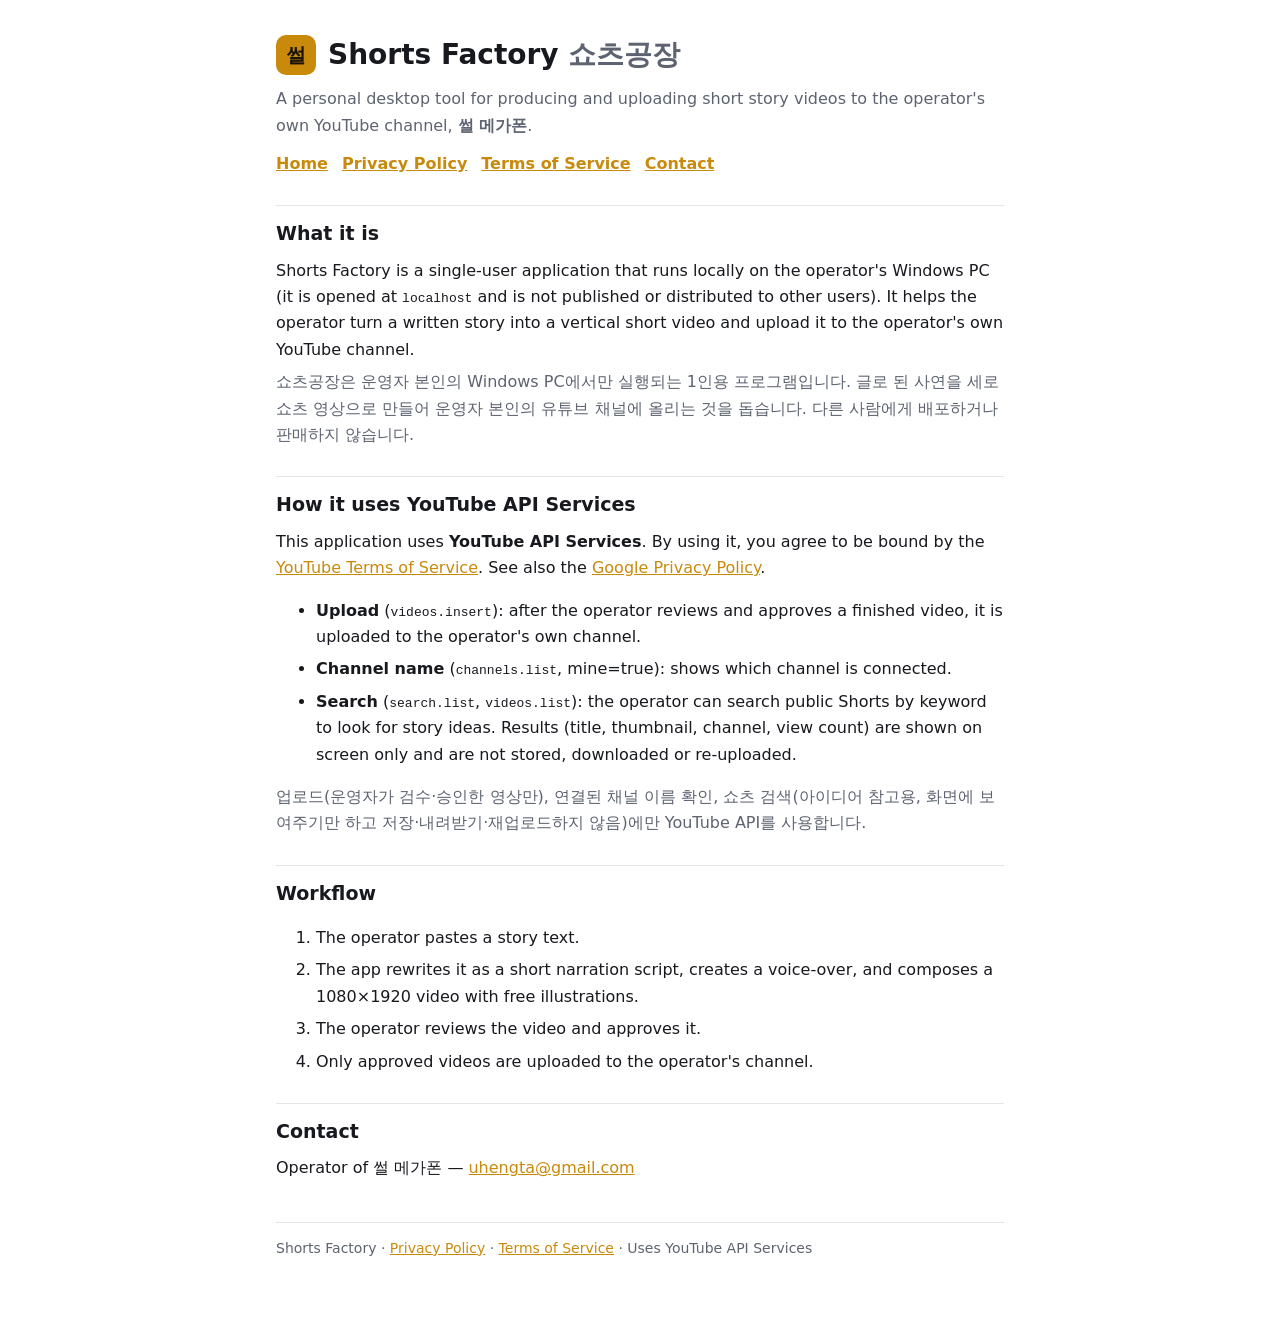
<file: index.html>
<!doctype html>
<html lang="en">
<head>
<meta charset="utf-8">
<meta name="viewport" content="width=device-width, initial-scale=1">
<title>Shorts Factory (쇼츠공장)</title>
<link rel="stylesheet" href="style.css">
</head>
<body>
<main>
  <header><div class="mark">썰</div><div><h1>Shorts Factory <span class="ko">쇼츠공장</span></h1></div></header>
  <p class="sub">A personal desktop tool for producing and uploading short story videos to the operator's own YouTube channel, <b>썰 메가폰</b>.</p>
  <nav><a href="index.html">Home</a><a href="privacy.html">Privacy Policy</a><a href="terms.html">Terms of Service</a><a href="mailto:uhengta@gmail.com">Contact</a></nav>

  <h2>What it is</h2>
  <p>Shorts Factory is a single-user application that runs locally on the operator's Windows PC (it is opened at <code>localhost</code> and is not published or distributed to other users). It helps the operator turn a written story into a vertical short video and upload it to the operator's own YouTube channel.</p>
  <p class="ko">쇼츠공장은 운영자 본인의 Windows PC에서만 실행되는 1인용 프로그램입니다. 글로 된 사연을 세로 쇼츠 영상으로 만들어 운영자 본인의 유튜브 채널에 올리는 것을 돕습니다. 다른 사람에게 배포하거나 판매하지 않습니다.</p>

  <h2>How it uses YouTube API Services</h2>
  <p>This application uses <b>YouTube API Services</b>. By using it, you agree to be bound by the <a href="https://www.youtube.com/t/terms">YouTube Terms of Service</a>. See also the <a href="https://policies.google.com/privacy">Google Privacy Policy</a>.</p>
  <ul>
    <li><b>Upload</b> (<code>videos.insert</code>): after the operator reviews and approves a finished video, it is uploaded to the operator's own channel.</li>
    <li><b>Channel name</b> (<code>channels.list</code>, mine=true): shows which channel is connected.</li>
    <li><b>Search</b> (<code>search.list</code>, <code>videos.list</code>): the operator can search public Shorts by keyword to look for story ideas. Results (title, thumbnail, channel, view count) are shown on screen only and are not stored, downloaded or re-uploaded.</li>
  </ul>
  <p class="ko">업로드(운영자가 검수·승인한 영상만), 연결된 채널 이름 확인, 쇼츠 검색(아이디어 참고용, 화면에 보여주기만 하고 저장·내려받기·재업로드하지 않음)에만 YouTube API를 사용합니다.</p>

  <h2>Workflow</h2>
  <ol>
    <li>The operator pastes a story text.</li>
    <li>The app rewrites it as a short narration script, creates a voice-over, and composes a 1080×1920 video with free illustrations.</li>
    <li>The operator reviews the video and approves it.</li>
    <li>Only approved videos are uploaded to the operator's channel.</li>
  </ol>

  <h2>Contact</h2>
  <p>Operator of 썰 메가폰 — <a href="mailto:uhengta@gmail.com">uhengta@gmail.com</a></p>

  <footer>Shorts Factory · <a href="privacy.html">Privacy Policy</a> · <a href="terms.html">Terms of Service</a> · Uses YouTube API Services</footer>
</main>
</body>
</html>
</file>
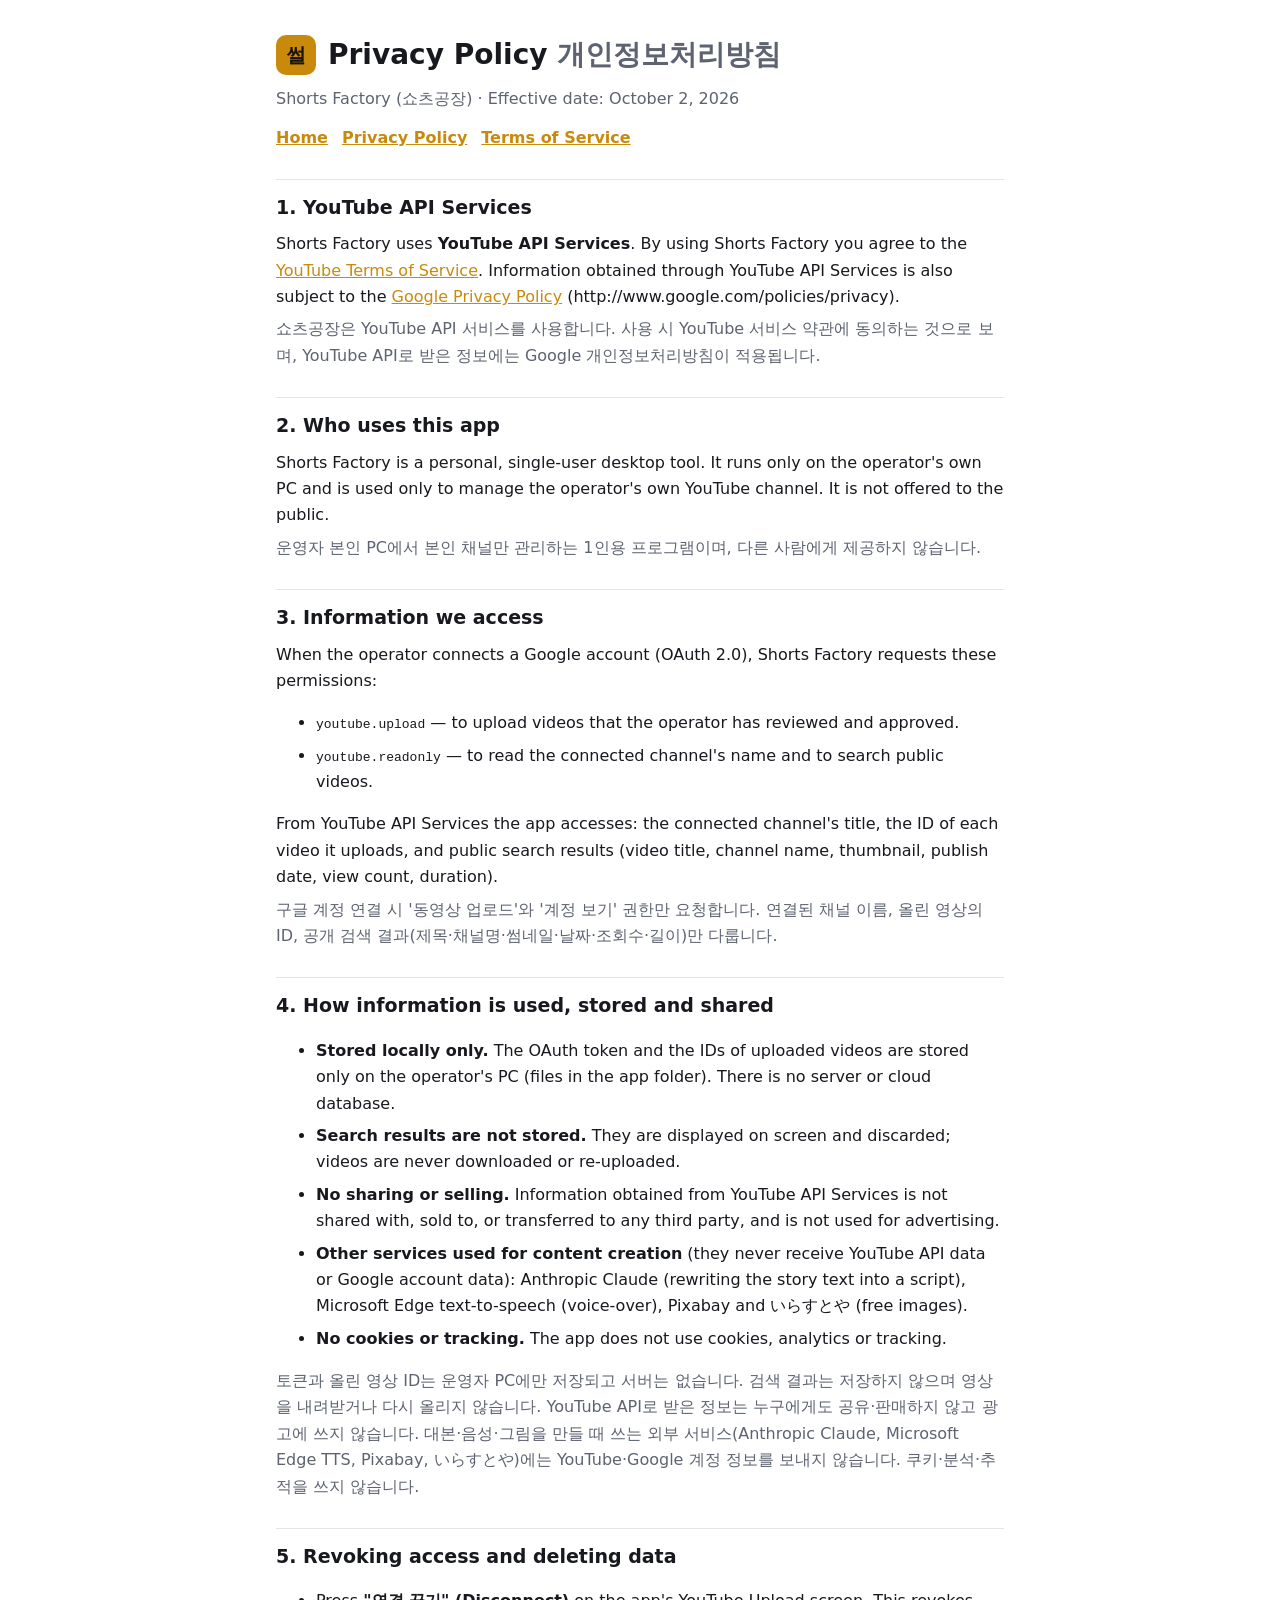
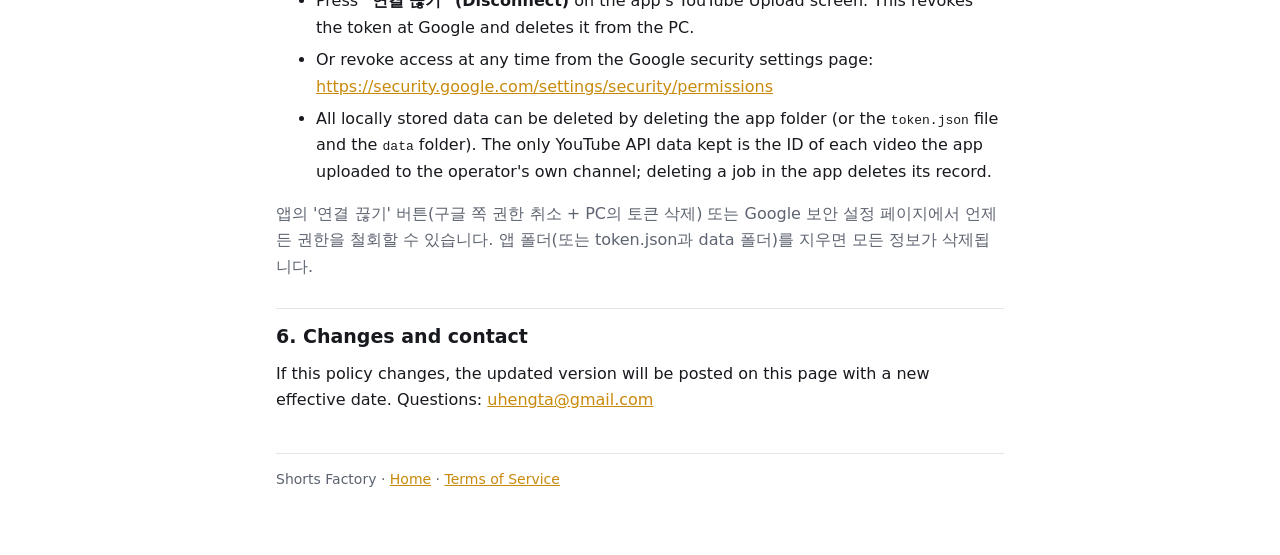
<file: privacy.html>
<!doctype html>
<html lang="en">
<head>
<meta charset="utf-8">
<meta name="viewport" content="width=device-width, initial-scale=1">
<title>Privacy Policy · Shorts Factory</title>
<link rel="stylesheet" href="style.css">
</head>
<body>
<main>
  <header><div class="mark">썰</div><div><h1>Privacy Policy <span class="ko">개인정보처리방침</span></h1></div></header>
  <p class="sub">Shorts Factory (쇼츠공장) · Effective date: October 2, 2026</p>
  <nav><a href="index.html">Home</a><a href="privacy.html">Privacy Policy</a><a href="terms.html">Terms of Service</a></nav>

  <h2>1. YouTube API Services</h2>
  <p>Shorts Factory uses <b>YouTube API Services</b>. By using Shorts Factory you agree to the <a href="https://www.youtube.com/t/terms">YouTube Terms of Service</a>. Information obtained through YouTube API Services is also subject to the <a href="https://policies.google.com/privacy">Google Privacy Policy</a> (http://www.google.com/policies/privacy).</p>
  <p class="ko">쇼츠공장은 YouTube API 서비스를 사용합니다. 사용 시 YouTube 서비스 약관에 동의하는 것으로 보며, YouTube API로 받은 정보에는 Google 개인정보처리방침이 적용됩니다.</p>

  <h2>2. Who uses this app</h2>
  <p>Shorts Factory is a personal, single-user desktop tool. It runs only on the operator's own PC and is used only to manage the operator's own YouTube channel. It is not offered to the public.</p>
  <p class="ko">운영자 본인 PC에서 본인 채널만 관리하는 1인용 프로그램이며, 다른 사람에게 제공하지 않습니다.</p>

  <h2>3. Information we access</h2>
  <p>When the operator connects a Google account (OAuth 2.0), Shorts Factory requests these permissions:</p>
  <ul>
    <li><code>youtube.upload</code> — to upload videos that the operator has reviewed and approved.</li>
    <li><code>youtube.readonly</code> — to read the connected channel's name and to search public videos.</li>
  </ul>
  <p>From YouTube API Services the app accesses: the connected channel's title, the ID of each video it uploads, and public search results (video title, channel name, thumbnail, publish date, view count, duration).</p>
  <p class="ko">구글 계정 연결 시 '동영상 업로드'와 '계정 보기' 권한만 요청합니다. 연결된 채널 이름, 올린 영상의 ID, 공개 검색 결과(제목·채널명·썸네일·날짜·조회수·길이)만 다룹니다.</p>

  <h2>4. How information is used, stored and shared</h2>
  <ul>
    <li><b>Stored locally only.</b> The OAuth token and the IDs of uploaded videos are stored only on the operator's PC (files in the app folder). There is no server or cloud database.</li>
    <li><b>Search results are not stored.</b> They are displayed on screen and discarded; videos are never downloaded or re-uploaded.</li>
    <li><b>No sharing or selling.</b> Information obtained from YouTube API Services is not shared with, sold to, or transferred to any third party, and is not used for advertising.</li>
    <li><b>Other services used for content creation</b> (they never receive YouTube API data or Google account data): Anthropic Claude (rewriting the story text into a script), Microsoft Edge text-to-speech (voice-over), Pixabay and いらすとや (free images).</li>
    <li><b>No cookies or tracking.</b> The app does not use cookies, analytics or tracking.</li>
  </ul>
  <p class="ko">토큰과 올린 영상 ID는 운영자 PC에만 저장되고 서버는 없습니다. 검색 결과는 저장하지 않으며 영상을 내려받거나 다시 올리지 않습니다. YouTube API로 받은 정보는 누구에게도 공유·판매하지 않고 광고에 쓰지 않습니다. 대본·음성·그림을 만들 때 쓰는 외부 서비스(Anthropic Claude, Microsoft Edge TTS, Pixabay, いらすとや)에는 YouTube·Google 계정 정보를 보내지 않습니다. 쿠키·분석·추적을 쓰지 않습니다.</p>

  <h2>5. Revoking access and deleting data</h2>
  <ul>
    <li>Press <b>"연결 끊기" (Disconnect)</b> on the app's YouTube Upload screen. This revokes the token at Google and deletes it from the PC.</li>
    <li>Or revoke access at any time from the Google security settings page: <a href="https://security.google.com/settings/security/permissions">https://security.google.com/settings/security/permissions</a></li>
    <li>All locally stored data can be deleted by deleting the app folder (or the <code>token.json</code> file and the <code>data</code> folder). The only YouTube API data kept is the ID of each video the app uploaded to the operator's own channel; deleting a job in the app deletes its record.</li>
  </ul>
  <p class="ko">앱의 '연결 끊기' 버튼(구글 쪽 권한 취소 + PC의 토큰 삭제) 또는 Google 보안 설정 페이지에서 언제든 권한을 철회할 수 있습니다. 앱 폴더(또는 token.json과 data 폴더)를 지우면 모든 정보가 삭제됩니다.</p>

  <h2>6. Changes and contact</h2>
  <p>If this policy changes, the updated version will be posted on this page with a new effective date. Questions: <a href="mailto:uhengta@gmail.com">uhengta@gmail.com</a></p>

  <footer>Shorts Factory · <a href="index.html">Home</a> · <a href="terms.html">Terms of Service</a></footer>
</main>
</body>
</html>
</file>
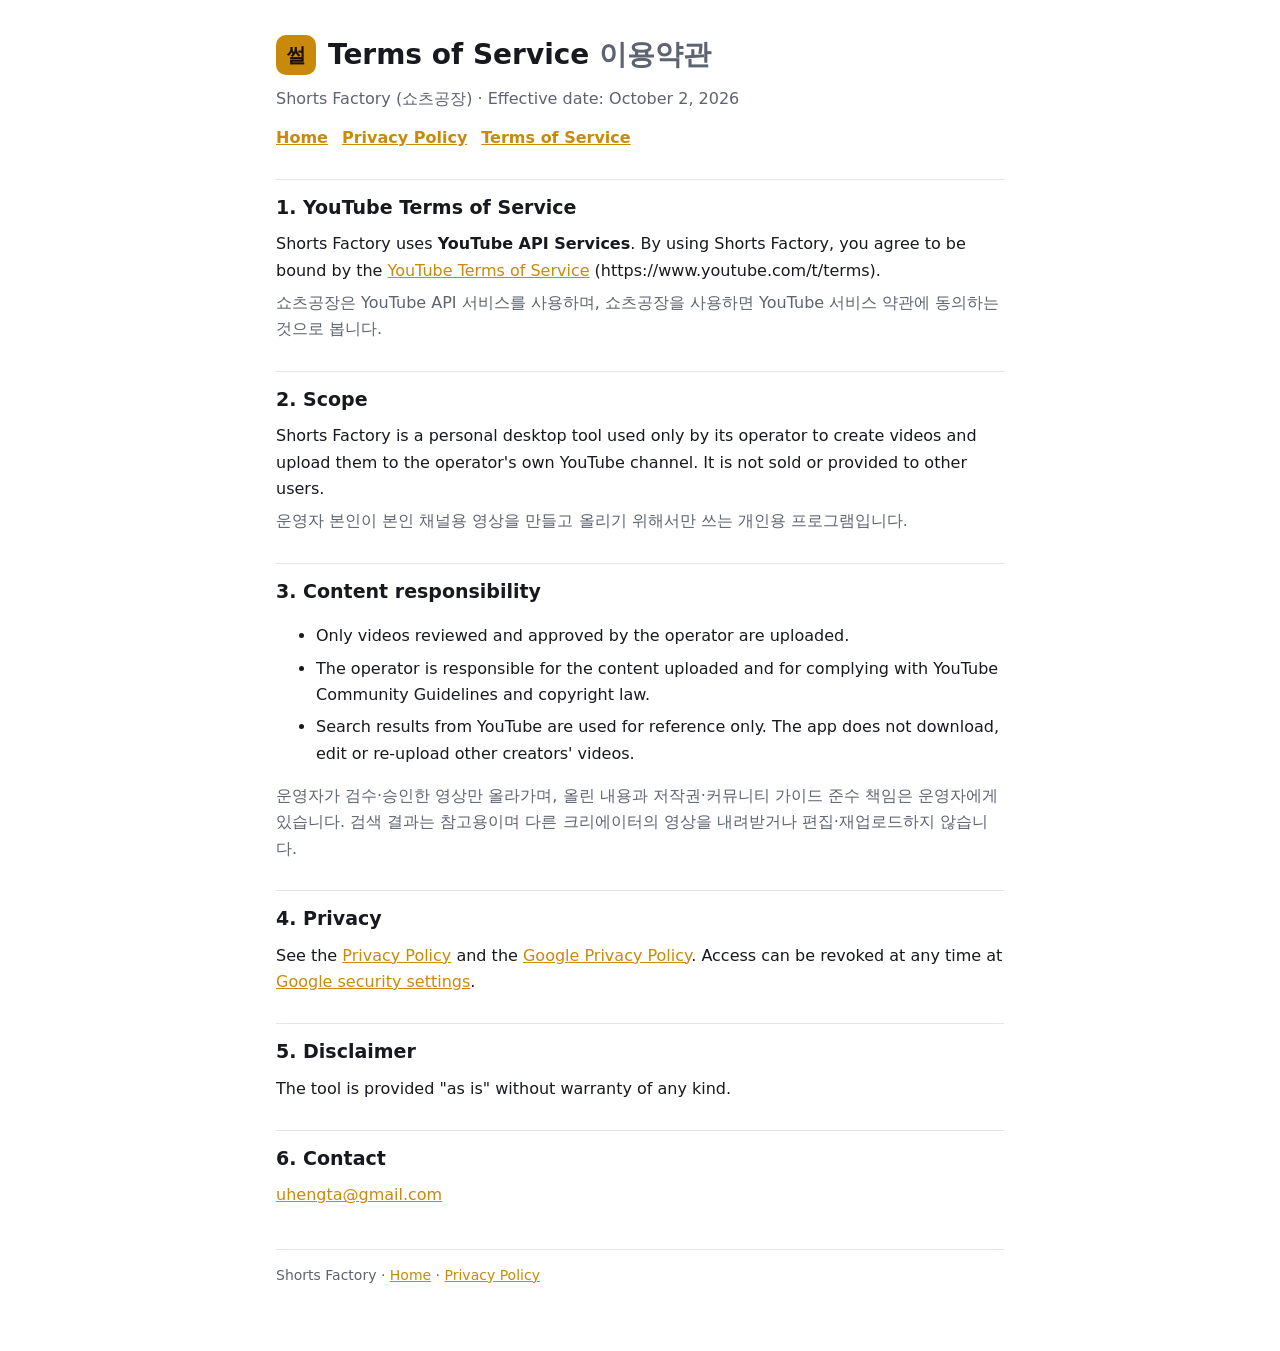
<file: terms.html>
<!doctype html>
<html lang="en">
<head>
<meta charset="utf-8">
<meta name="viewport" content="width=device-width, initial-scale=1">
<title>Terms of Service · Shorts Factory</title>
<link rel="stylesheet" href="style.css">
</head>
<body>
<main>
  <header><div class="mark">썰</div><div><h1>Terms of Service <span class="ko">이용약관</span></h1></div></header>
  <p class="sub">Shorts Factory (쇼츠공장) · Effective date: October 2, 2026</p>
  <nav><a href="index.html">Home</a><a href="privacy.html">Privacy Policy</a><a href="terms.html">Terms of Service</a></nav>

  <h2>1. YouTube Terms of Service</h2>
  <p>Shorts Factory uses <b>YouTube API Services</b>. By using Shorts Factory, you agree to be bound by the <a href="https://www.youtube.com/t/terms">YouTube Terms of Service</a> (https://www.youtube.com/t/terms).</p>
  <p class="ko">쇼츠공장은 YouTube API 서비스를 사용하며, 쇼츠공장을 사용하면 YouTube 서비스 약관에 동의하는 것으로 봅니다.</p>

  <h2>2. Scope</h2>
  <p>Shorts Factory is a personal desktop tool used only by its operator to create videos and upload them to the operator's own YouTube channel. It is not sold or provided to other users.</p>
  <p class="ko">운영자 본인이 본인 채널용 영상을 만들고 올리기 위해서만 쓰는 개인용 프로그램입니다.</p>

  <h2>3. Content responsibility</h2>
  <ul>
    <li>Only videos reviewed and approved by the operator are uploaded.</li>
    <li>The operator is responsible for the content uploaded and for complying with YouTube Community Guidelines and copyright law.</li>
    <li>Search results from YouTube are used for reference only. The app does not download, edit or re-upload other creators' videos.</li>
  </ul>
  <p class="ko">운영자가 검수·승인한 영상만 올라가며, 올린 내용과 저작권·커뮤니티 가이드 준수 책임은 운영자에게 있습니다. 검색 결과는 참고용이며 다른 크리에이터의 영상을 내려받거나 편집·재업로드하지 않습니다.</p>

  <h2>4. Privacy</h2>
  <p>See the <a href="privacy.html">Privacy Policy</a> and the <a href="https://policies.google.com/privacy">Google Privacy Policy</a>. Access can be revoked at any time at <a href="https://security.google.com/settings/security/permissions">Google security settings</a>.</p>

  <h2>5. Disclaimer</h2>
  <p>The tool is provided "as is" without warranty of any kind.</p>

  <h2>6. Contact</h2>
  <p><a href="mailto:uhengta@gmail.com">uhengta@gmail.com</a></p>

  <footer>Shorts Factory · <a href="index.html">Home</a> · <a href="privacy.html">Privacy Policy</a></footer>
</main>
</body>
</html>
</file>
<file: style.css>
:root { --bg: #ffffff; --fg: #17191e; --muted: #5d6370; --line: #e2e5ea; --accent: #c98a0c; --green: #1f9d55; }
@media (prefers-color-scheme: dark) { :root { --bg: #121419; --fg: #ebe9e4; --muted: #9aa0aa; --line: #2c313b; --accent: #f2b134; --green: #4fbf8a; } }
* { box-sizing: border-box; }
body { margin: 0; background: var(--bg); color: var(--fg); font-family: "Segoe UI", "Malgun Gothic", system-ui, sans-serif; line-height: 1.65; }
main { max-width: 760px; margin: 0 auto; padding: 32px 16px 64px; }
header { display: flex; align-items: center; gap: 12px; margin-bottom: 8px; }
.mark { width: 40px; height: 40px; border-radius: 10px; background: var(--accent); color: #1a1305; display: grid; place-items: center; font-weight: 800; font-size: 20px; }
h1 { font-size: 28px; margin: 0; }
h2 { font-size: 19px; margin: 28px 0 8px; padding-top: 12px; border-top: 1px solid var(--line); }
h3 { font-size: 16px; margin: 18px 0 6px; }
p, li { margin: 6px 0; }
.sub { color: var(--muted); margin-top: 0; }
nav { display: flex; gap: 14px; flex-wrap: wrap; margin: 12px 0 24px; font-weight: 600; }
a { color: var(--accent); }
.ko { color: var(--muted); }
.box { border: 1px solid var(--line); border-radius: 10px; padding: 12px 16px; margin: 14px 0; }
footer { margin-top: 40px; padding-top: 14px; border-top: 1px solid var(--line); color: var(--muted); font-size: 14px; }
</file>
